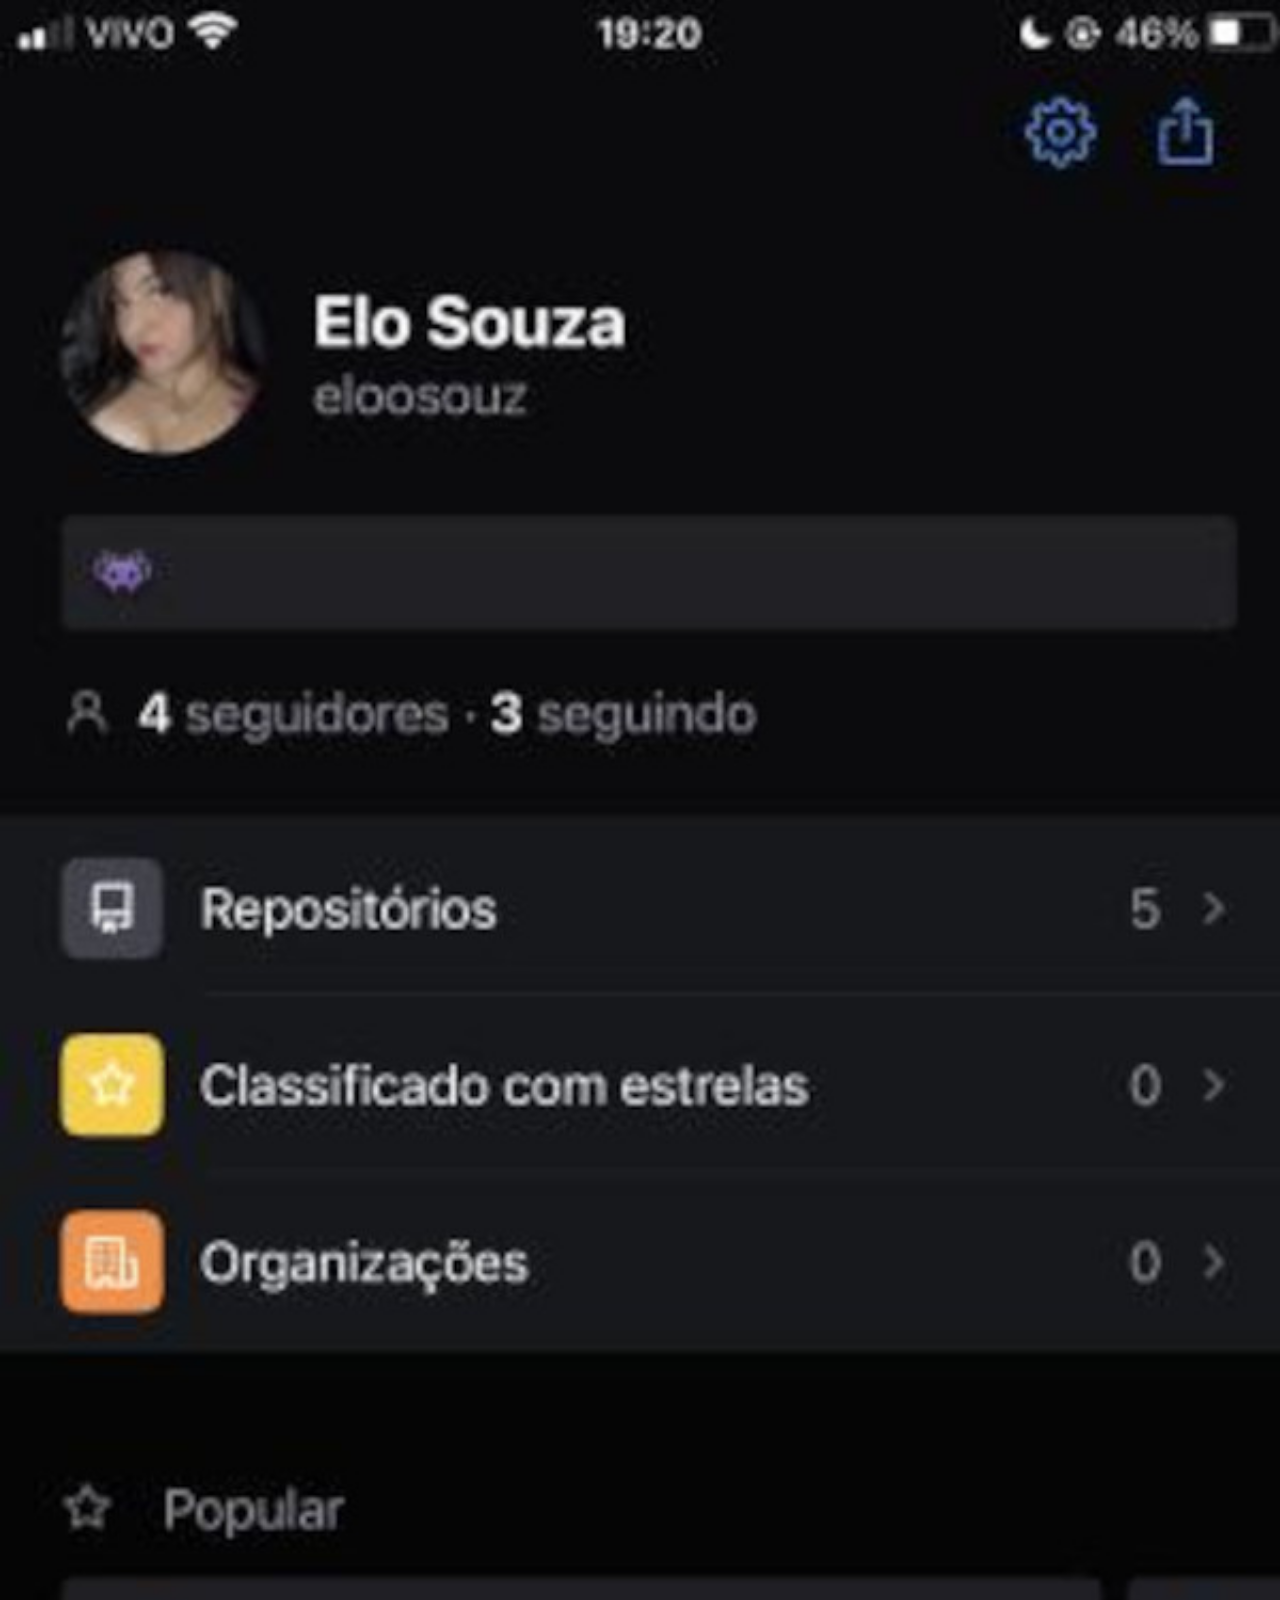
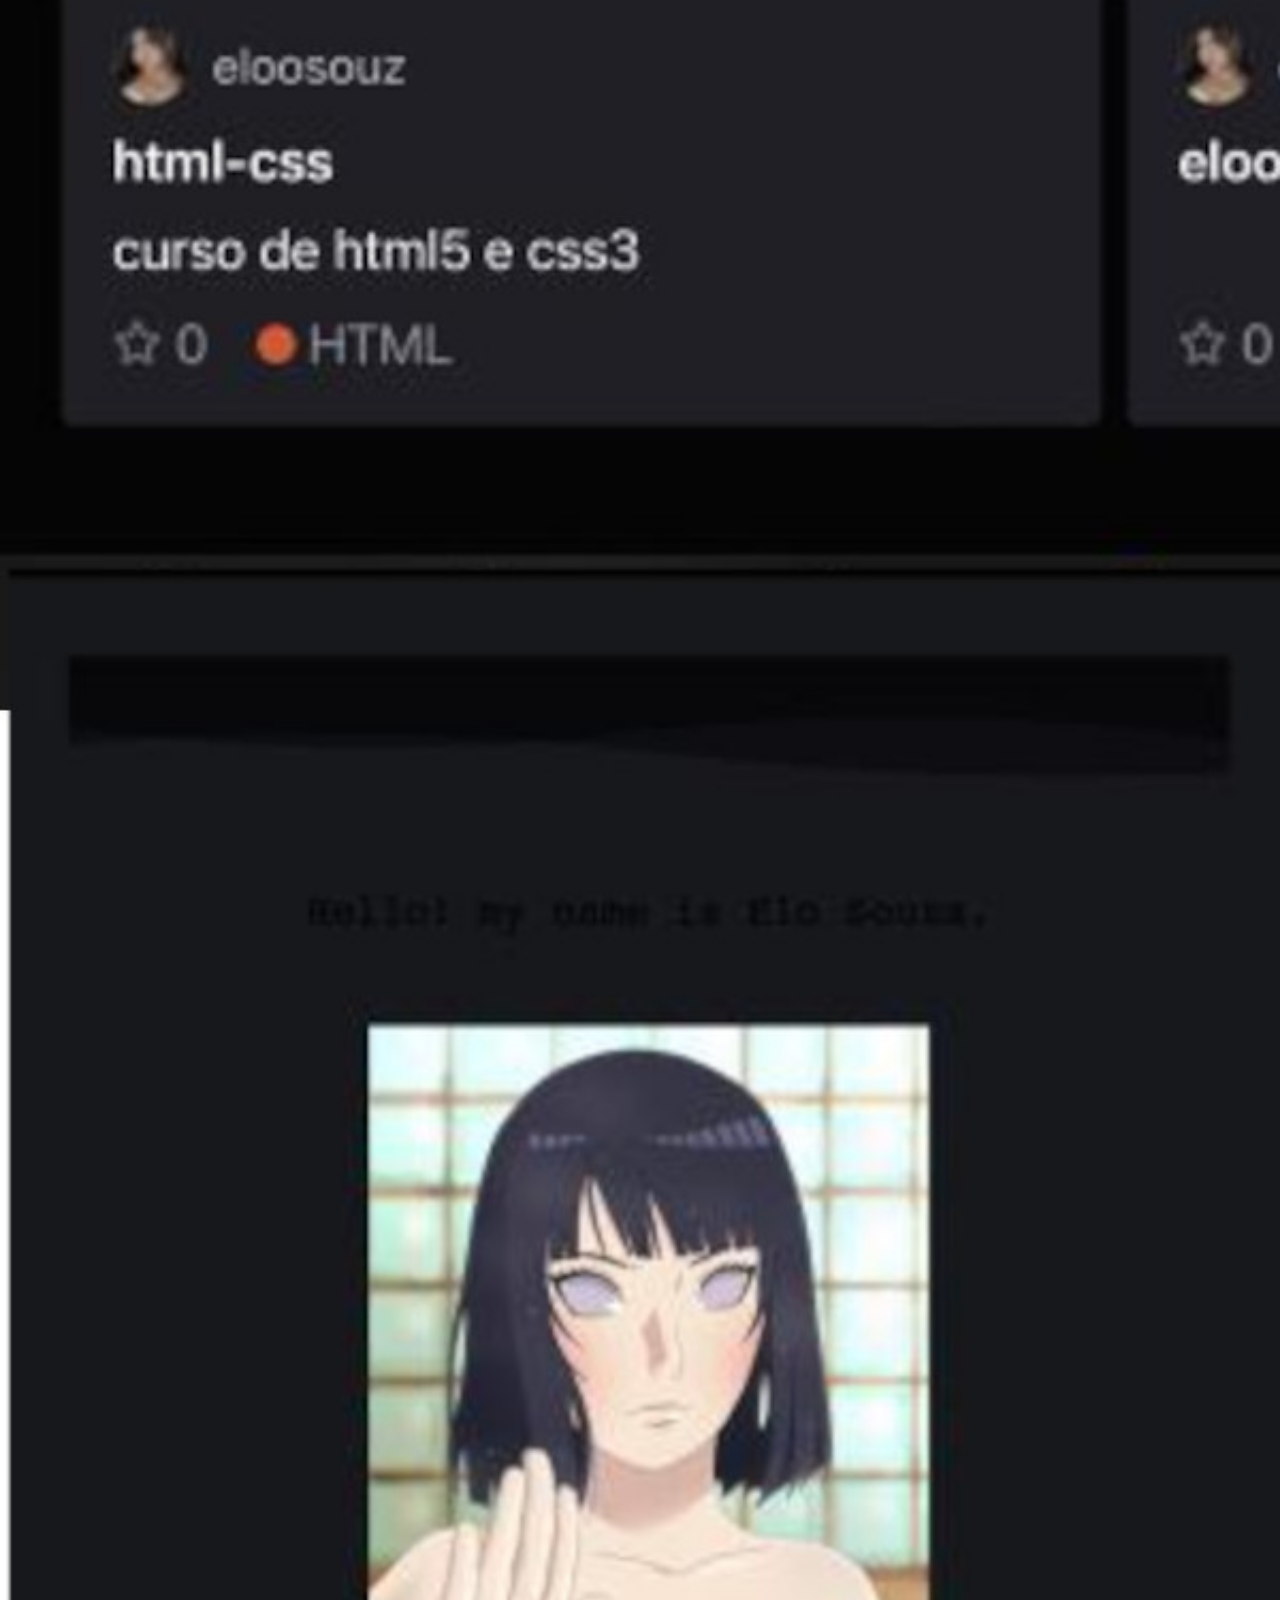
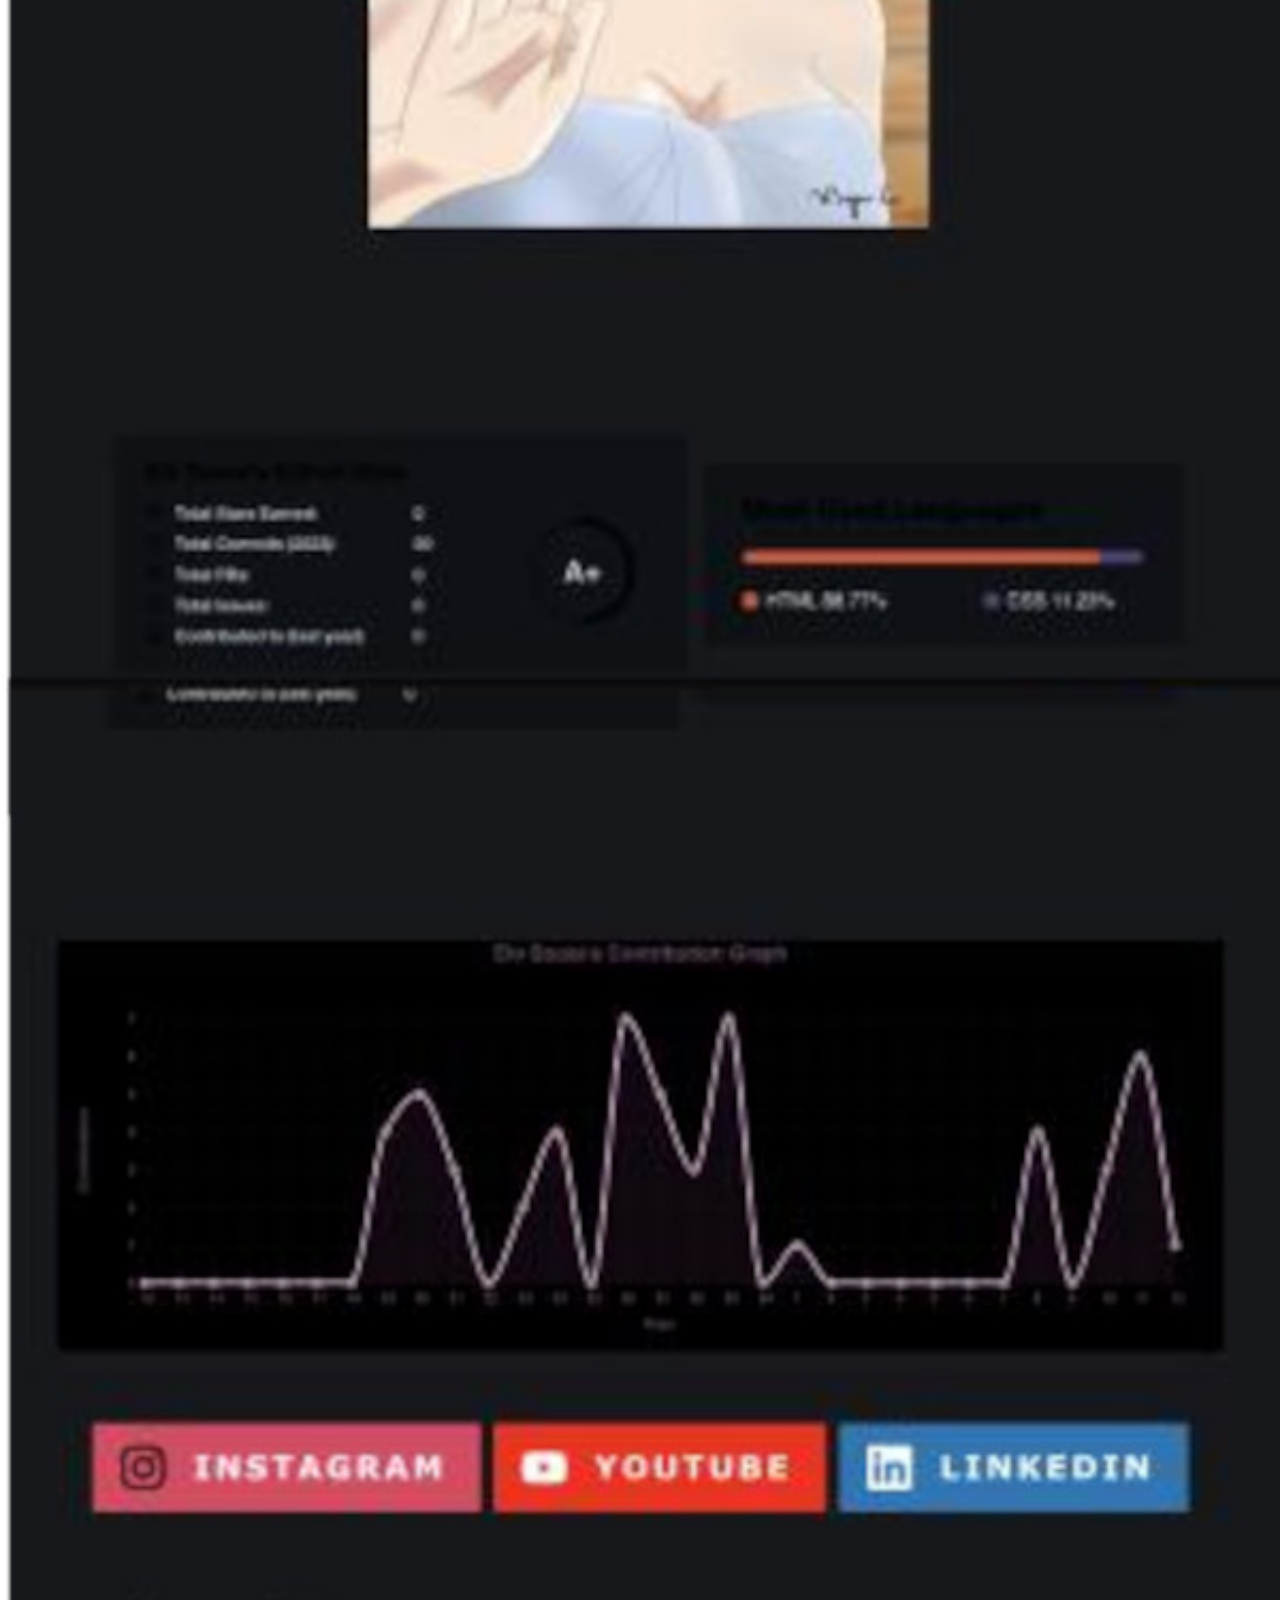
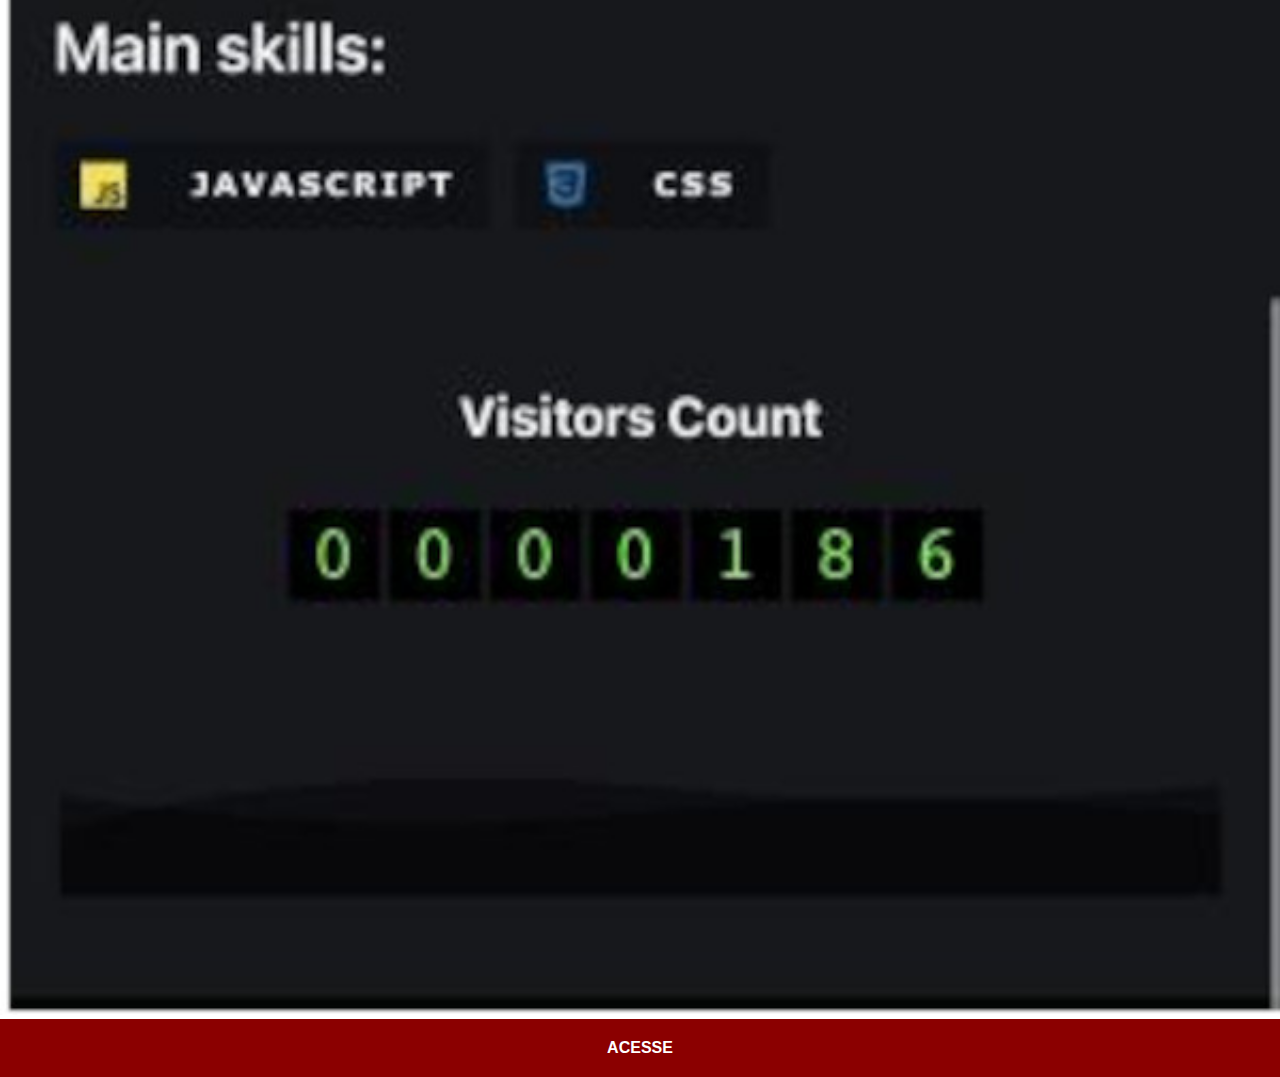
<file: github.html>
<!DOCTYPE html>
<html lang="en">
<head>
    <meta charset="UTF-8">
    <meta http-equiv="X-UA-Compatible" content="IE=edge">
    <meta name="viewport" content="width=device-width, initial-scale=1.0">
    <title>GitHub</title>
    <link rel="stylesheet" href="estilos/social.css">
</head>
<body>
    <img src="imagens/tela-github.jpg" alt="GitHub">
    <a href="https://github.com/eloosouz" target="_blank">ACESSE</a>
    
</body>
</html>
</file>
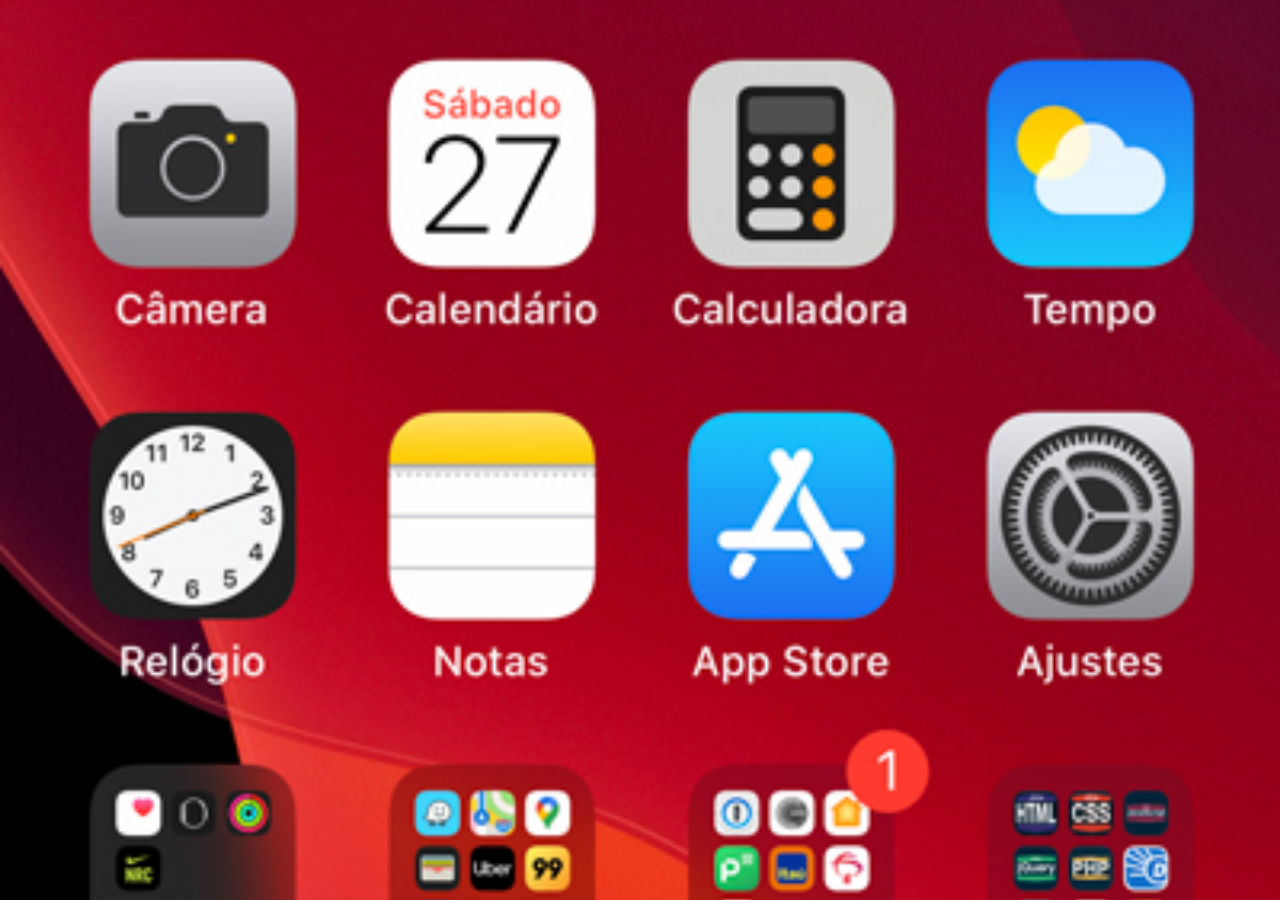
<file: home.html>
<!DOCTYPE html>
<html lang="pt-br">
<head>
    <meta charset="UTF-8">
    <meta http-equiv="X-UA-Compatible" content="IE=edge">
    <meta name="viewport" content="width=device-width, initial-scale=1.0">
    <title>Home</title>
</head>
<style>
    *{
        margin: 0px;
        padding: 0px;
    }

    body{
        width: 100vw;
        height: 100vh;
        background: black url('imagens/tela-home.jpg') no-repeat top center;
        background-size: cover;
    }
</style>
<body>
    
</body>
</html>
</file>
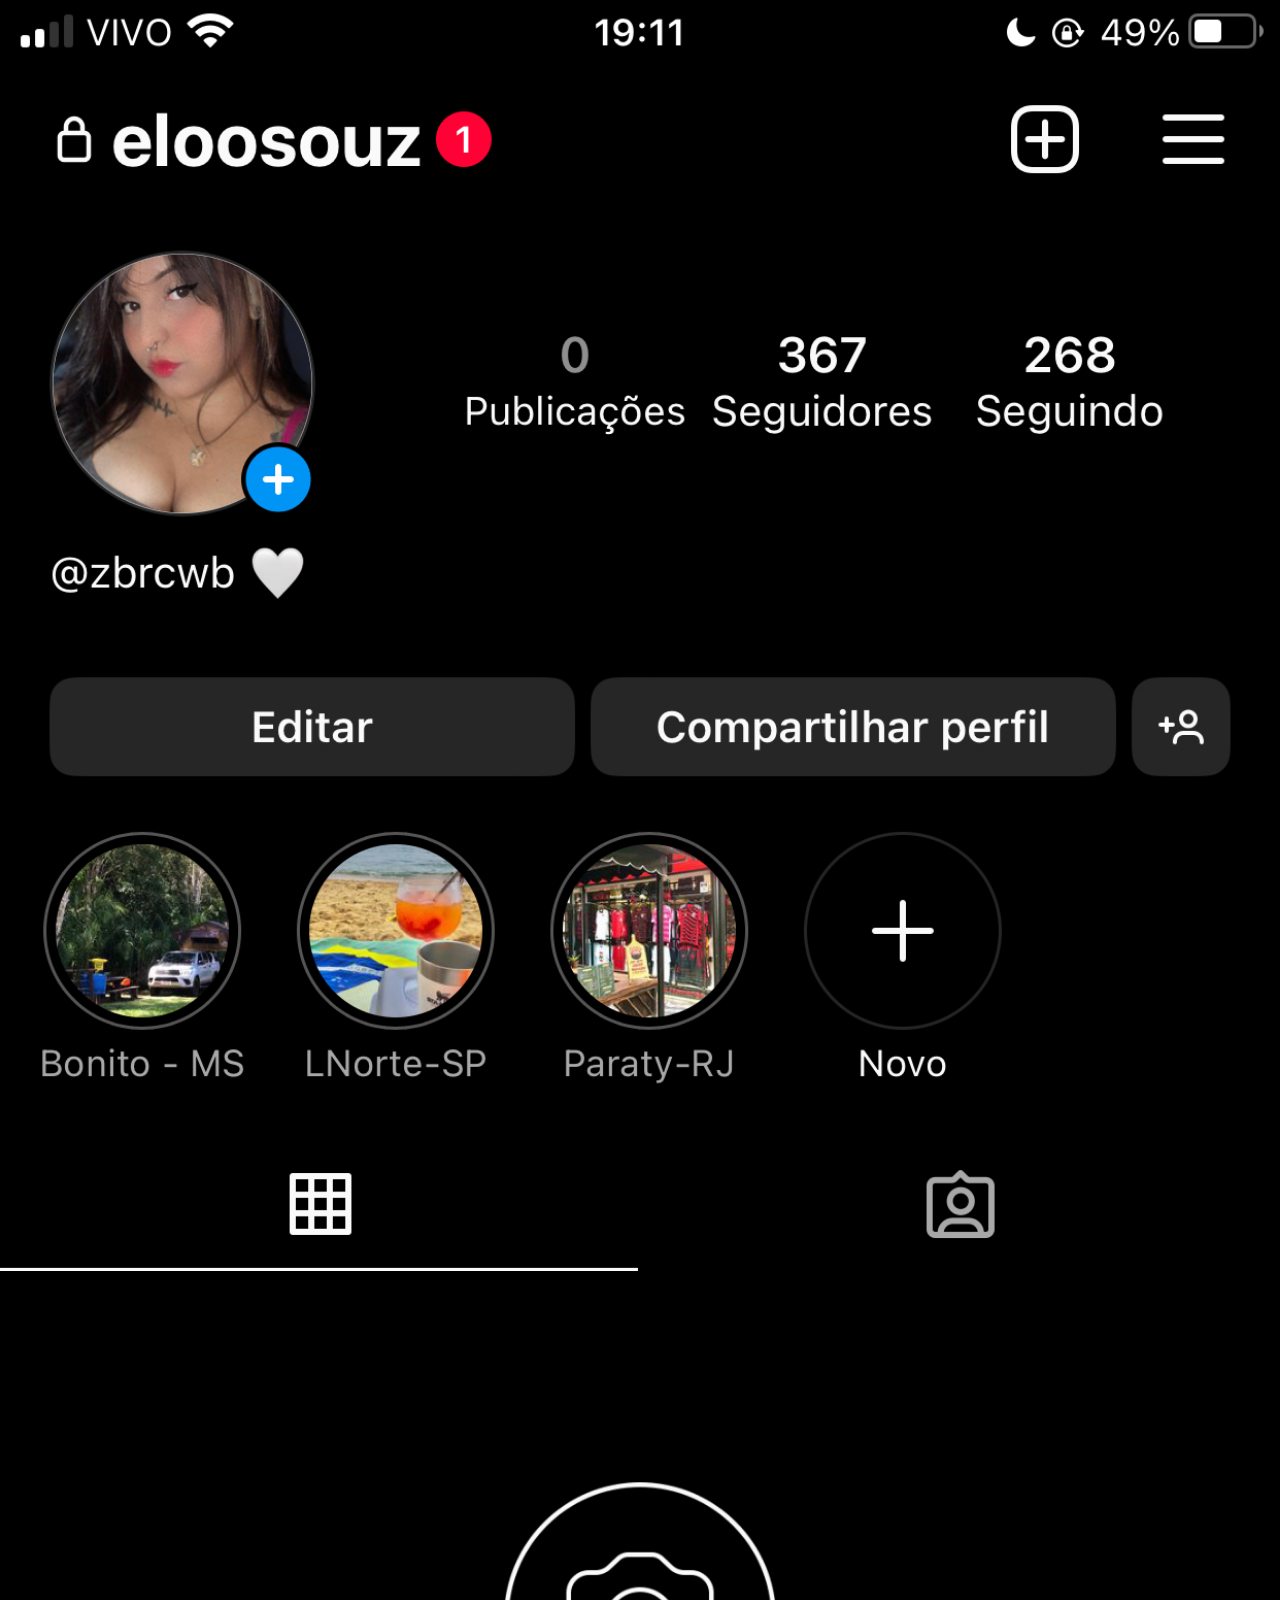
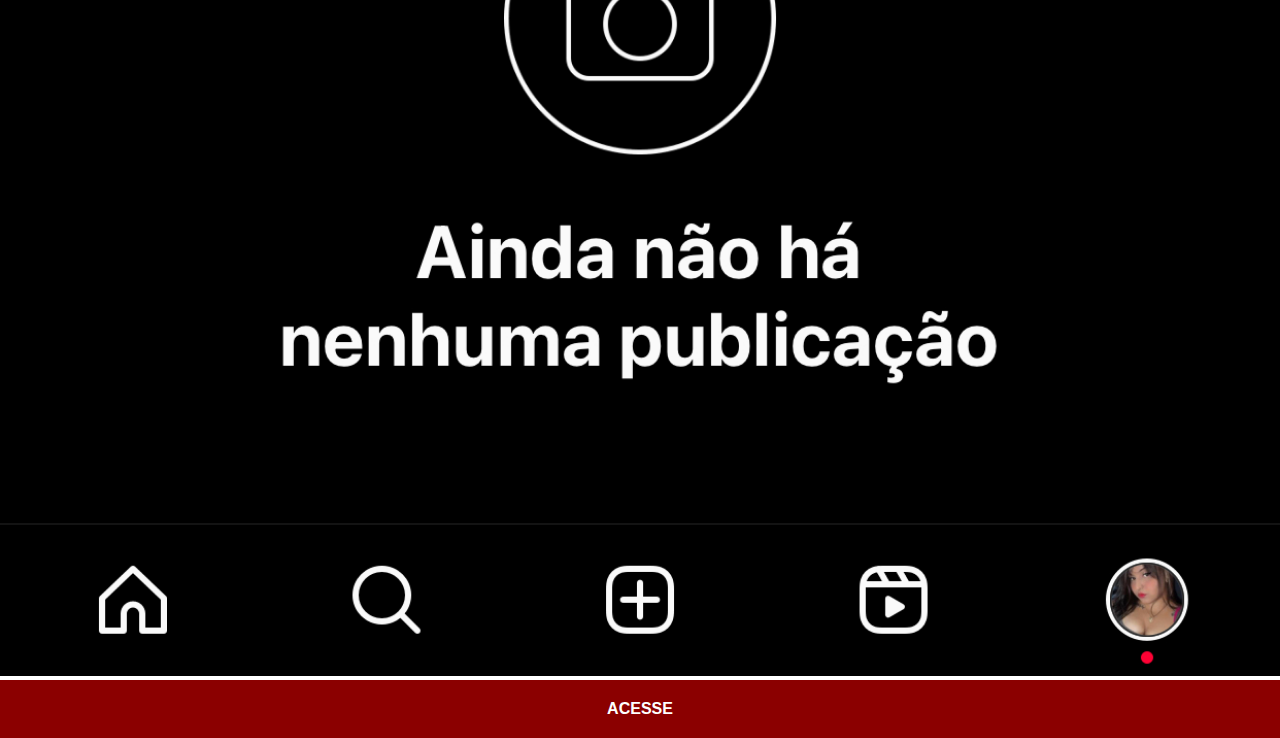
<file: instagram.html>
<!DOCTYPE html>
<html lang=pt-br">
<head>
    <meta charset="UTF-8">
    <meta http-equiv="X-UA-Compatible" content="IE=edge">
    <meta name="viewport" content="width=device-width, initial-scale=1.0">
    <title>Instagram</title>
    <link rel="stylesheet" href="estilos/social.css">
</head>
<body>
    <img src="imagens/tela-instagram" alt="Instagram">
    <a href="https://www.instagram.com/eloosouz/" target="_blank">ACESSE</a>
</body>
</html>
</file>
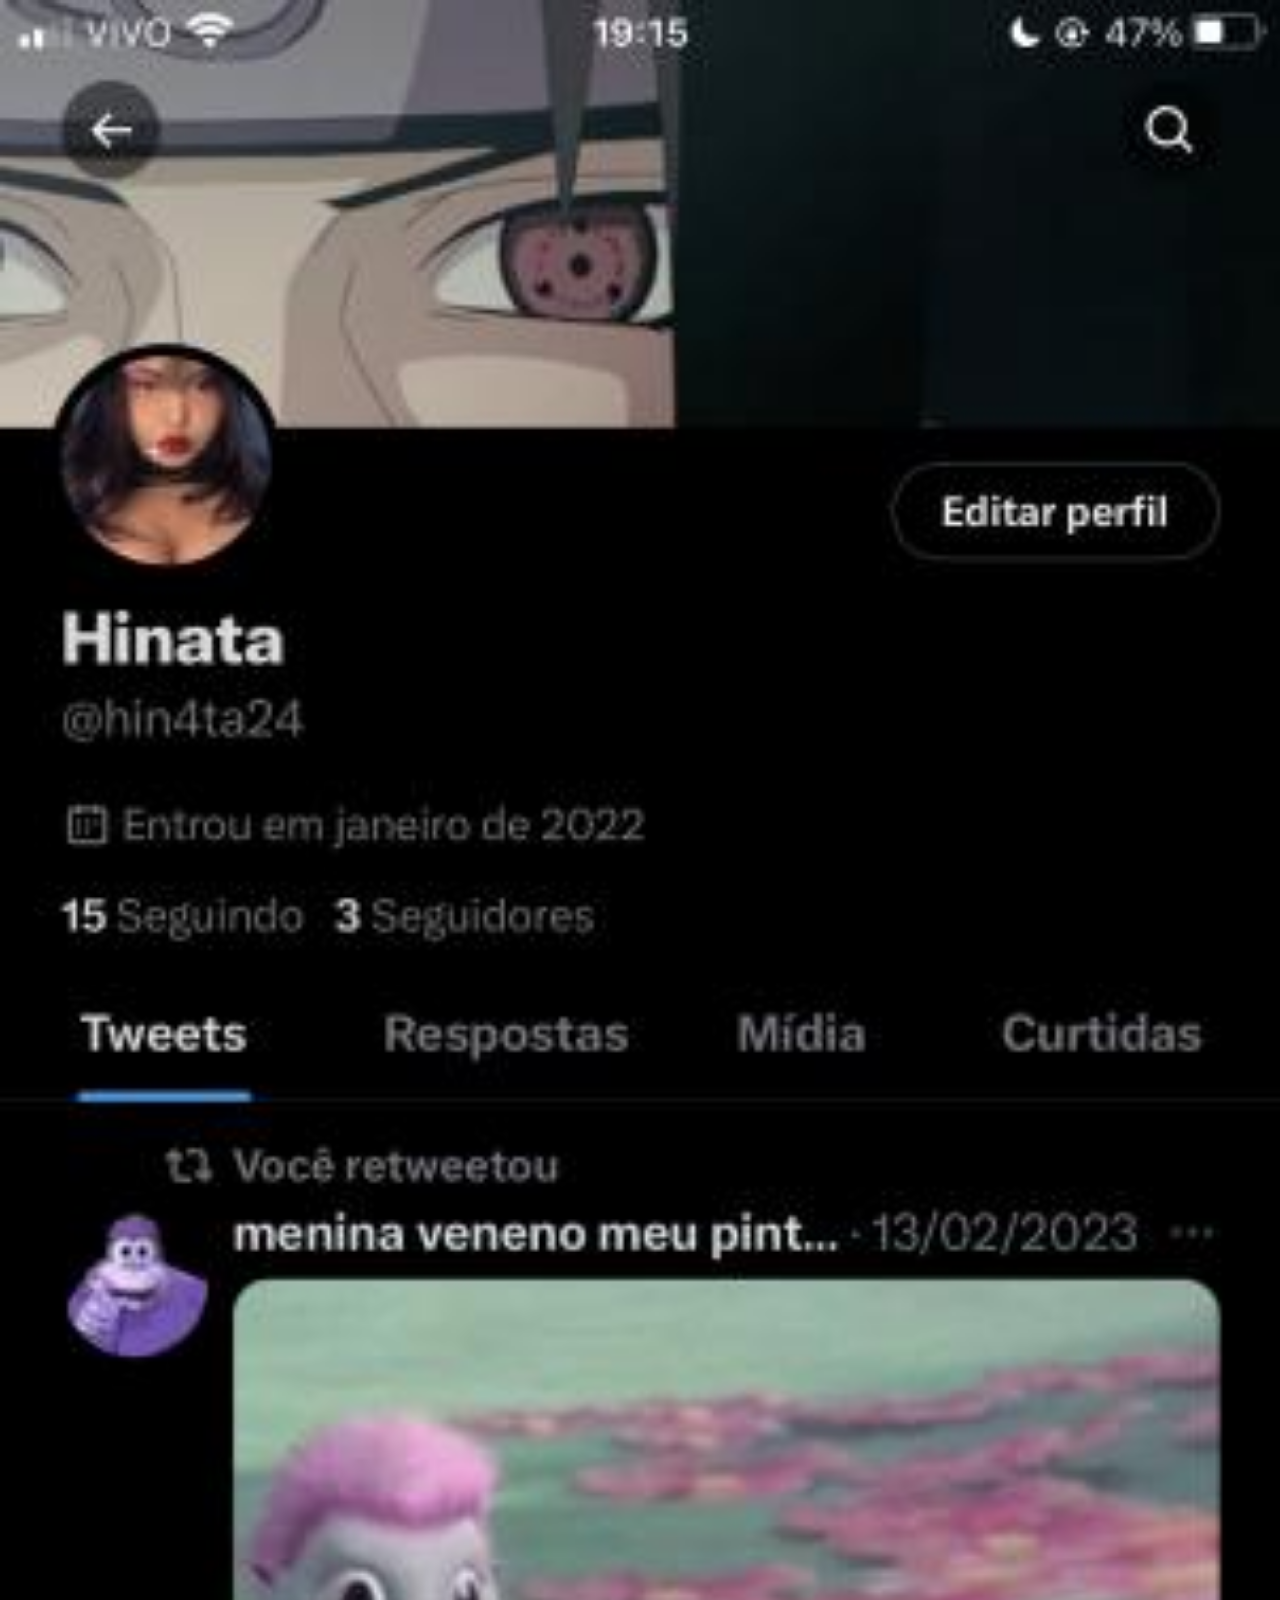
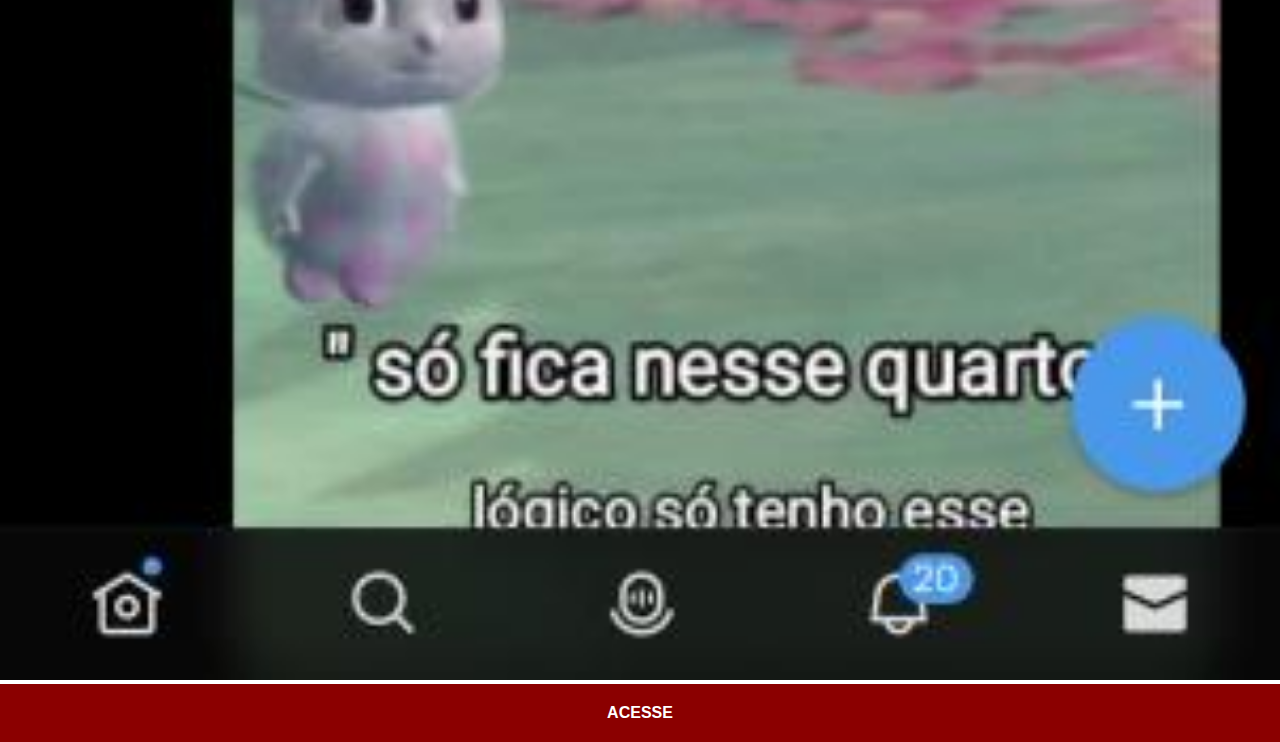
<file: twitter.html>
<!DOCTYPE html>
<html lang="pt-br">
<head>
    <meta charset="UTF-8">
    <meta http-equiv="X-UA-Compatible" content="IE=edge">
    <meta name="viewport" content="width=device-width, initial-scale=1.0">
    <title>Twitter</title>
    <link rel="stylesheet" href="estilos/social.css">
</head>
<body>
    <img src="imagens/tela-twitter.jpg" alt="twitter">
    <a href="https://twitter.com/hin4ta24" target="_blank">ACESSE</a>
    
</body>
</html>
</file>
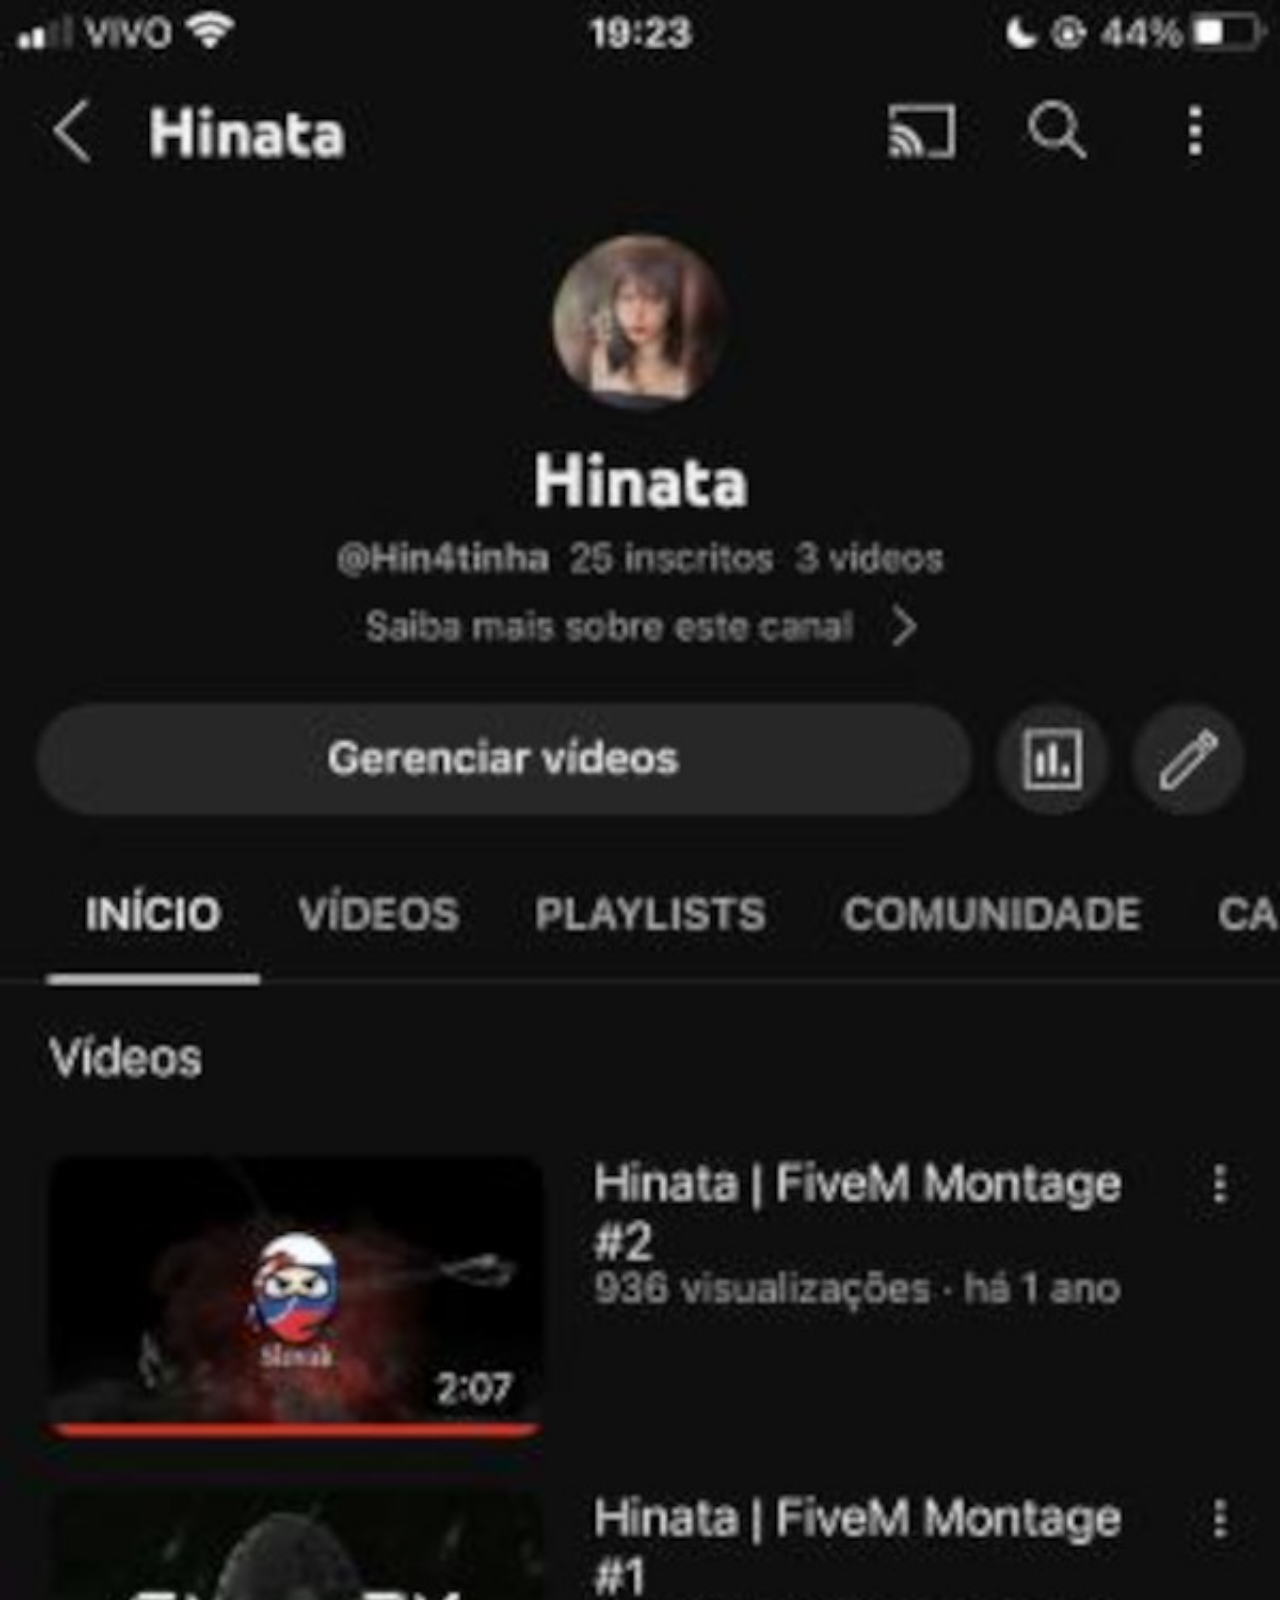
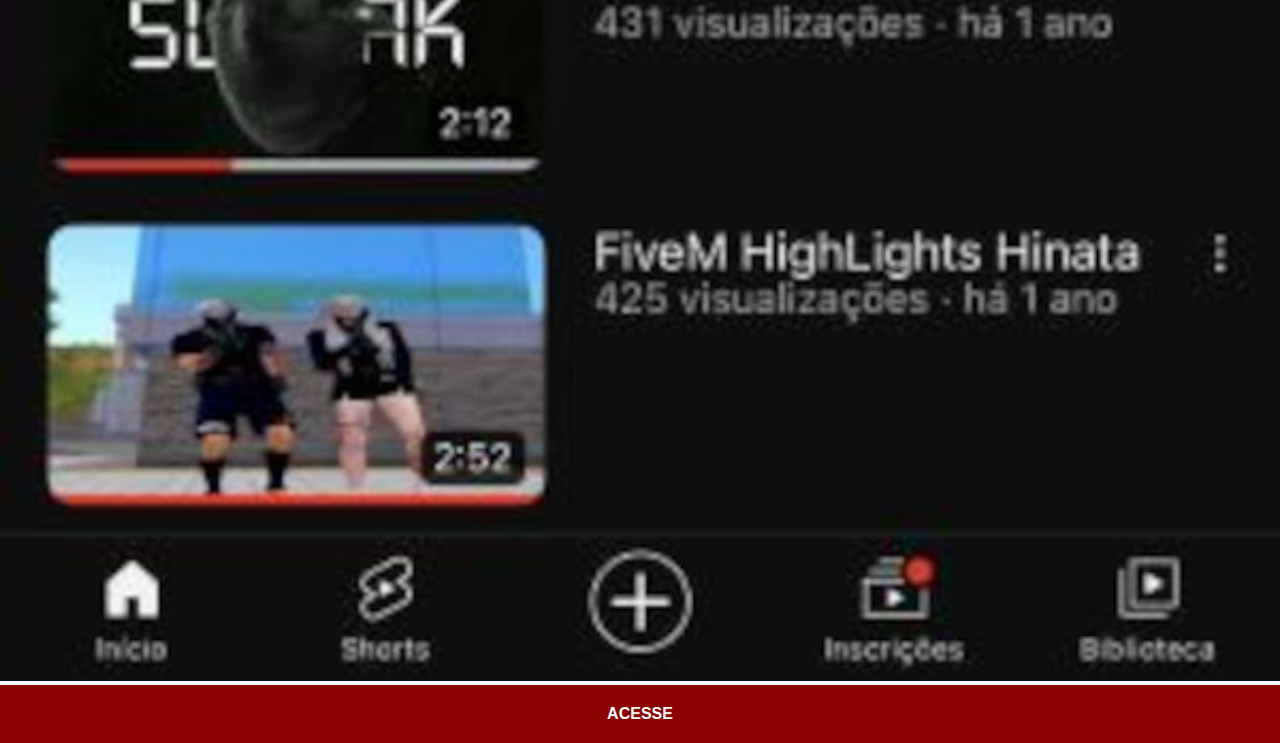
<file: youtube.html>
<!DOCTYPE html>
<html lang="pt-br">
<head>
    <meta charset="UTF-8">
    <meta http-equiv="X-UA-Compatible" content="IE=edge">
    <meta name="viewport" content="width=device-width, initial-scale=1.0">
    <title>YouTube</title>
    <link rel="stylesheet" href="estilos/social.css">
    
</head>
<body>
    <img src="imagens/tela-youtube.jpg" alt="YouTube">
    <a href="https://www.youtube.com/channel/UC3lFjAfqA_g7kdEOq6ihX5A" target="_blank">ACESSE</a>
</body>
</html>
</file>
<file: estilos/social.css>
@charset "UTF-8";

*{
    margin: 0px;
    padding: 0px;
    font-family: Arial, Helvetica, sans-serif;
}
::-webkit-scrollbar{
    width: 0px;
    height: 0px;
}

img{
    width: 100vw;

}

a{
    display: block;
    background-color: darkred;
    color: white;
    padding: 20px;
    text-align: center;
    font-weight: bolder;
    text-decoration: none;
}
a:hover{
    background-color: red;
}
</file>
